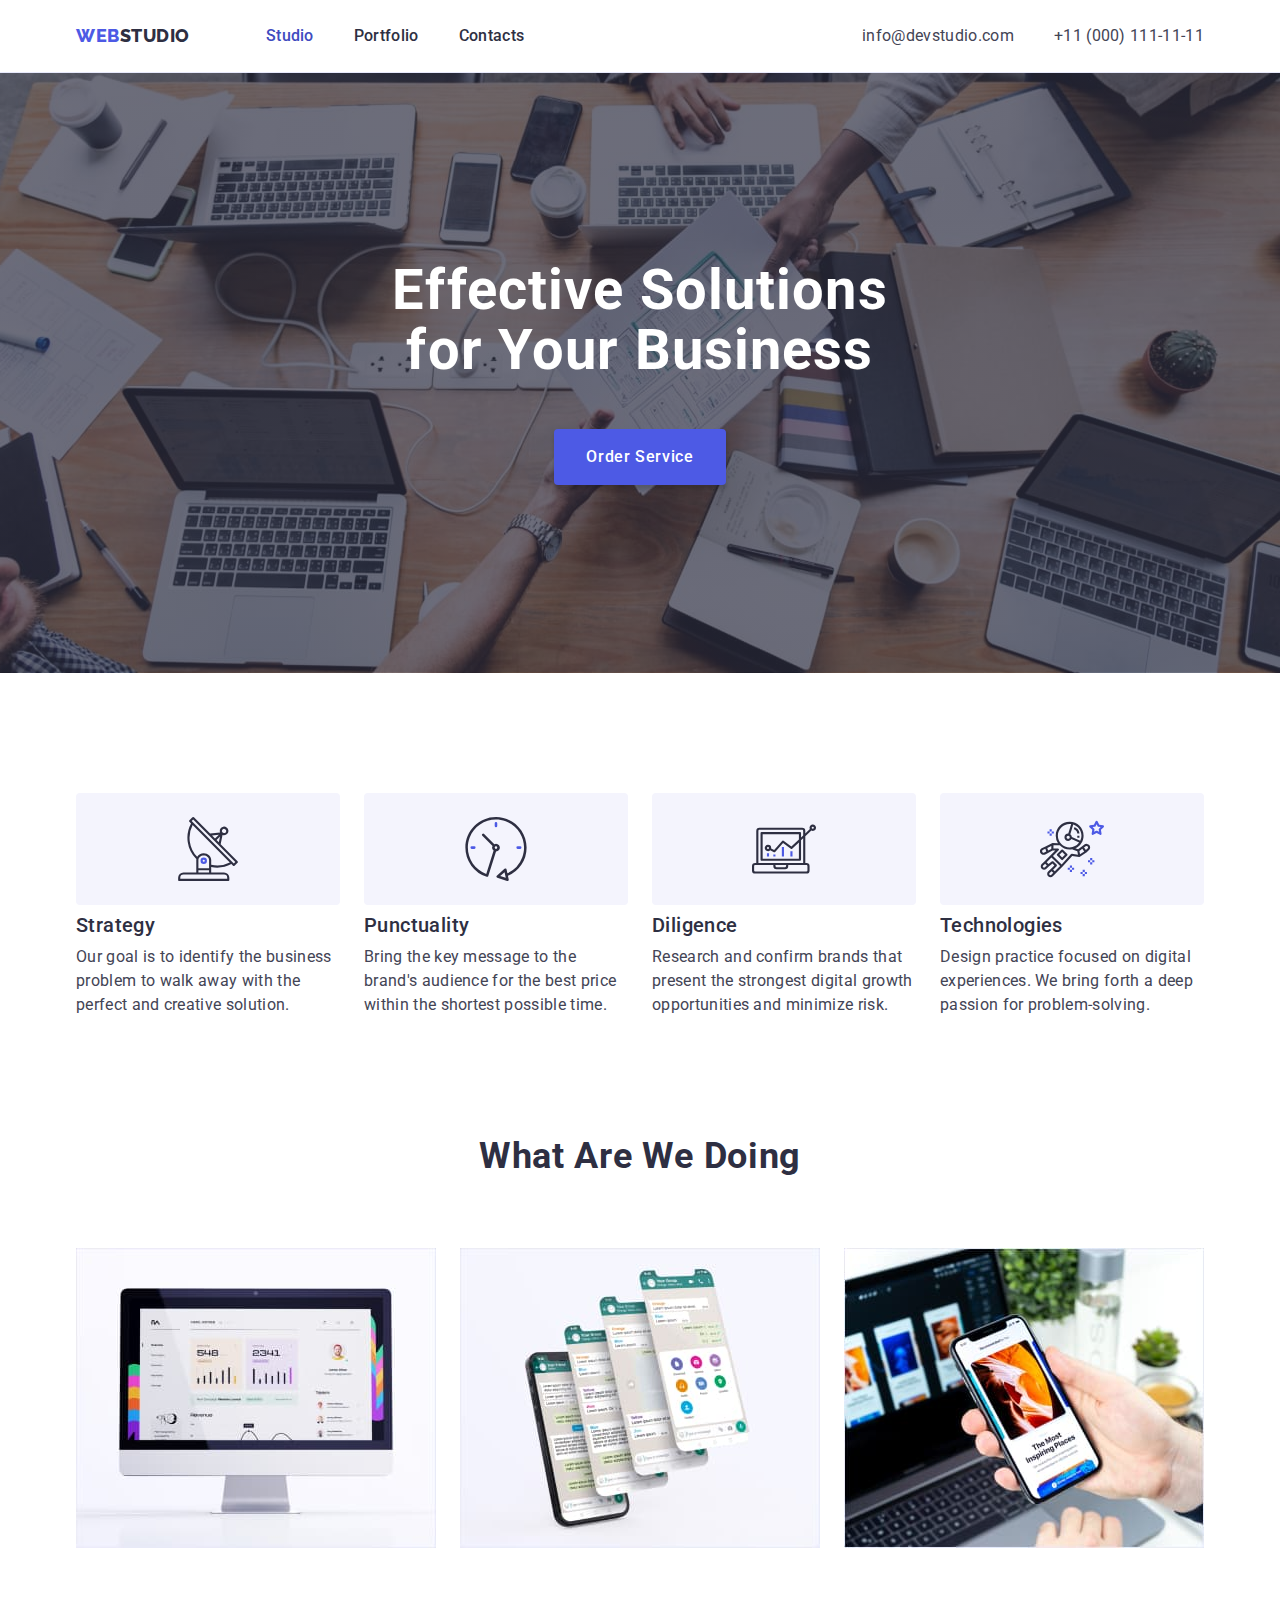
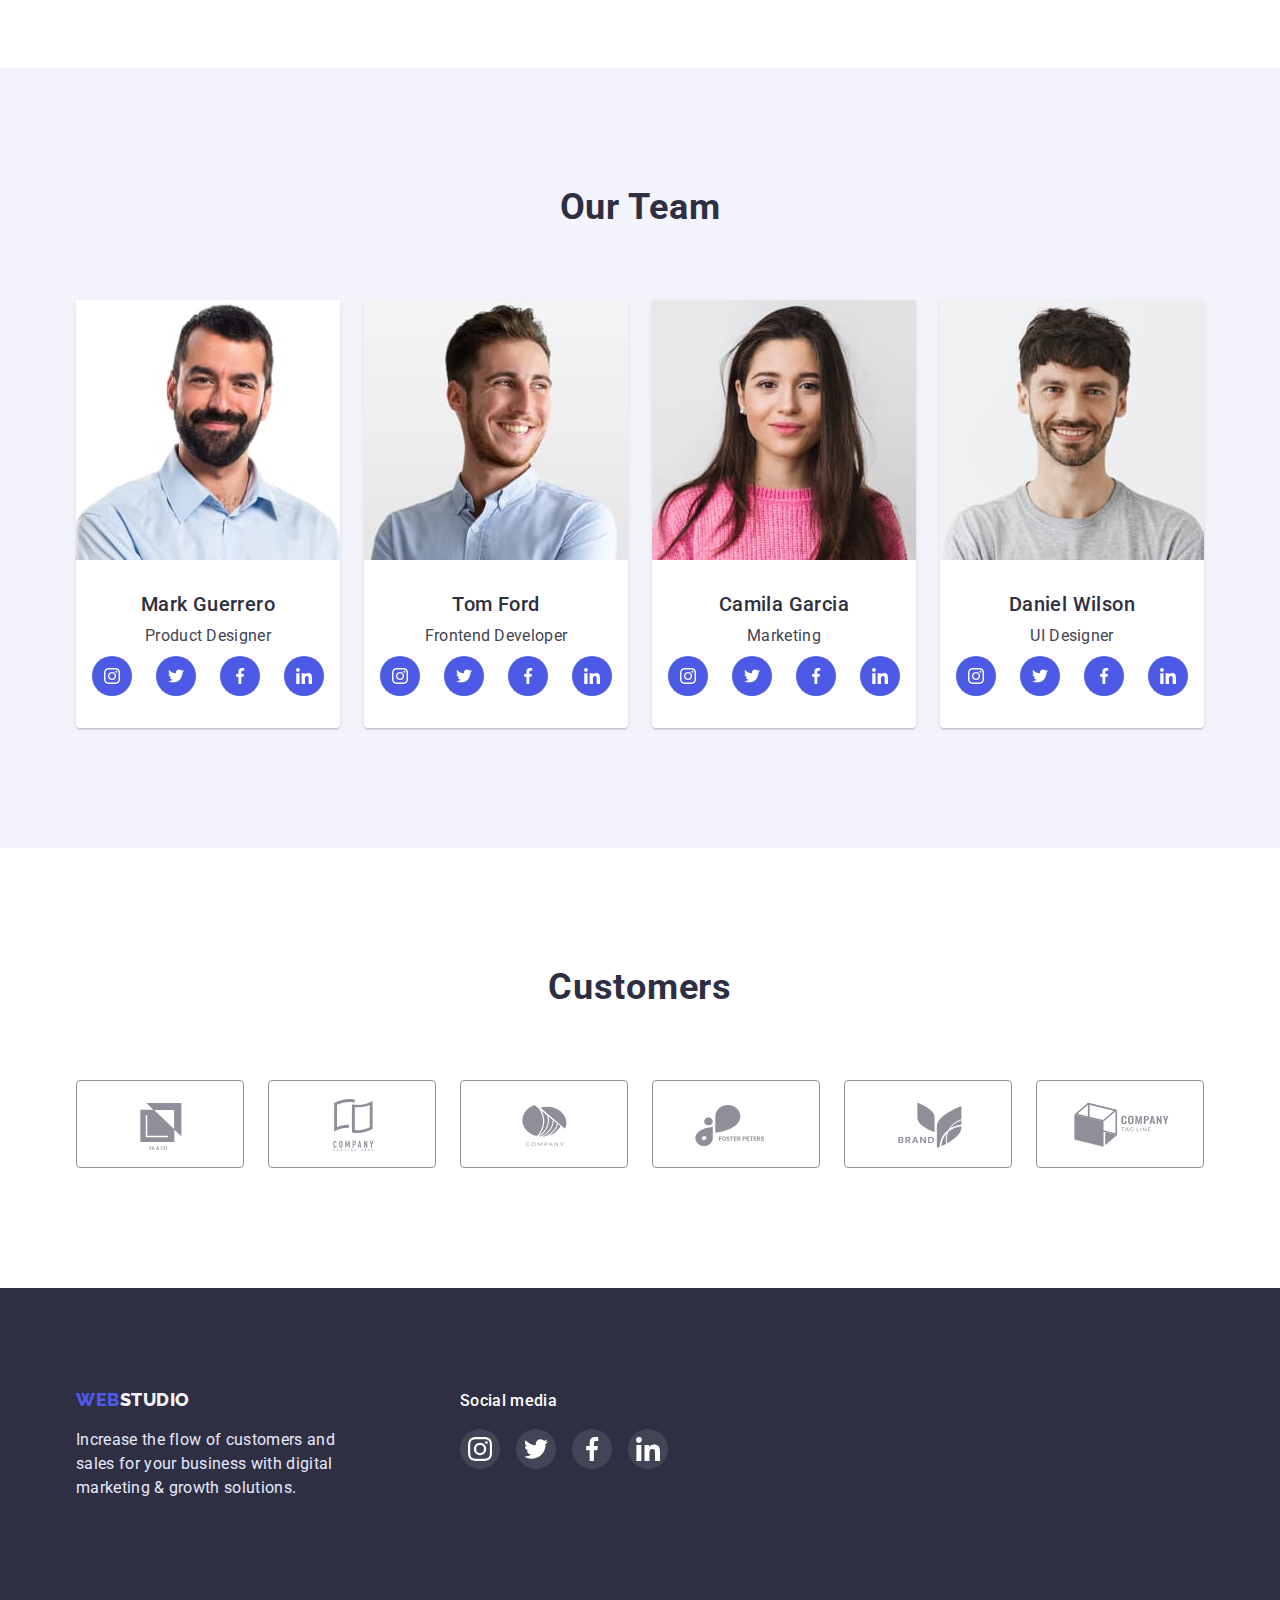
<file: index.html>
<!DOCTYPE html>
<html lang="en">
  <head>
    <meta charset="UTF-8" />
    <meta http-equiv="X-UA-Compatible" content="IE=edge" />
    <meta name="viewport" content="width=device-width, initial-scale=1.0" />
    <title>Main Page</title>
    <link rel="preconnect" href="https://fonts.googleapis.com" />
    <link rel="preconnect" href="https://fonts.gstatic.com" crossorigin />
    <link
      href="https://fonts.googleapis.com/css2?family=Raleway:wght@800&family=Roboto:wght@400;500;700;900&display=swap"
      rel="stylesheet"
    />
    <link
      rel="stylesheet"
      href="https://cdnjs.cloudflare.com/ajax/libs/modern-normalize/1.1.0/modern-normalize.min.css"
    />
    <link rel="stylesheet" href="./css/styles.css" />
  </head>
  <body>
    <!-- Header -->
    <header class="header-border">
      <div class="container main-nav">
        <nav class="header-navigation">
          <a href="./index.html" class="header-logo link">
            Web<span class="header-logo-studio">Studio</span>
          </a>
          <ul class="header-list list">
            <li class="header-item">
              <a class="header-link link current" href="">Studio</a>
            </li>
            <li class="header-item">
              <a class="header-link link" href="./portfolio.html">Portfolio</a>
            </li>
            <li class="header-item">
              <a class="header-link link" href="">Contacts</a>
            </li>
          </ul>
        </nav>
        <address class="adress">
          <ul class="adress-list list">
            <li class="adress-item">
              <a class="adress-link link" href="mailto:info@devstudio.com"
                >info@devstudio.com</a
              >
            </li>
            <li class="adress-item">
              <a class="adress-link link" href="tel:+110001111111"
                >+11 (000) 111-11-11</a
              >
            </li>
          </ul>
        </address>
      </div>
    </header>

    <main>
      <!-- Hero -->
      <section class="hero">
        <div class="container">
          <h1 class="hero-title">Effective Solutions for Your Business</h1>
          <button class="hero-btn" type="button">Order Service</button>
        </div>
      </section>

      <!--About us  -->
      <section class="about section">
        <div class="container">
          <h2 class="visually-hidden">About us</h2>
          <ul class="about-list list">
            <li class="about-item">
              <div class="about-icon-container">
                <svg class="about-icon" width="64" height="64">
                  <use href="./images/icon.svg#icon-antenna-1"></use>
                </svg>
              </div>
              <h3 class="about-title">Strategy</h3>
              <p class="about-text">
                Our goal is to identify the business problem to walk away with
                the perfect and creative solution.
              </p>
            </li>
            <li class="about-item">
              <div class="about-icon-container">
                <svg class="about-icon" width="64" height="64">
                  <use href="./images/icon.svg#icon-clock-1"></use>
                </svg>
              </div>
              <h3 class="about-title">Punctuality</h3>
              <p class="about-text">
                Bring the key message to the brand's audience for the best price
                within the shortest possible time.
              </p>
            </li>
            <li class="about-item">
              <div class="about-icon-container">
                <svg class="about-icon" width="64" height="64">
                  <use href="./images/icon.svg#icon-diagram-1"></use>
                </svg>
              </div>
              <h3 class="about-title">Diligence</h3>
              <p class="about-text">
                Research and confirm brands that present the strongest digital
                growth opportunities and minimize risk.
              </p>
            </li>
            <li class="about-item">
              <div class="about-icon-container">
                <svg class="about-icon" width="64" height="64">
                  <use href="./images/icon.svg#icon-astronaut-1"></use>
                </svg>
              </div>
              <h3 class="about-title">Technologies</h3>
              <p class="about-text">
                Design practice focused on digital experiences. We bring forth a
                deep passion for problem-solving.
              </p>
            </li>
          </ul>
        </div>
      </section>
      <!-- What are we doing -->
      <section class="doing">
        <div class="container">
          <h2 class="doing-title">What are we doing</h2>
          <ul class="doing-list list">
            <li class="doing-item">
              <img
                src="./images/img-pc.jpg"
                alt="Personal computer"
                width="360"
              />
            </li>
            <li class="doing-item">
              <img
                src="./images/img-phones.jpg"
                alt="Smartphones"
                width="360"
              />
            </li>
            <li class="doing-item">
              <img src="./images/img-phone.jpg" alt="Smartphone" width="360" />
            </li>
          </ul>
        </div>
      </section>
      <!--Our Team  -->
      <section class="team section">
        <div class="container">
          <h2 class="team-title">Our Team</h2>
          <ul class="team-list list">
            <li class="team-item">
              <img
                src="./images/img-team-1.jpg"
                alt="Mark Guerrero"
                width="264"
              />
              <div class="team-card">
                <h3 class="team-subtitle">Mark Guerrero</h3>
                <p class="team-text">Product Designer</p>
                <ul class="team-soc-list list">
                  <li class="team-soc-item">
                    <a class="team-soc-link link" href="">
                      <svg class="team-soc-icon" width="16" height="16">
                        <use href="./images/icon.svg#icon-instagram-2"></use>
                      </svg>
                    </a>
                  </li>
                  <li class="team-soc-item link">
                    <a class="team-soc-link" href=""
                      ><svg class="team-soc-icon" width="16" height="16">
                        <use href="./images/icon.svg#icon-twitter-1"></use>
                      </svg>
                    </a>
                  </li>
                  <li class="team-soc-item link">
                    <a class="team-soc-link" href=""
                      ><svg class="team-soc-icon" width="16" height="16">
                        <use href="./images/icon.svg#icon-facebook-1"></use>
                      </svg>
                    </a>
                  </li>
                  <li class="team-soc-item link">
                    <a class="team-soc-link" href=""
                      ><svg class="team-soc-icon" width="16" height="16">
                        <use href="./images/icon.svg#icon-linkedin-1"></use>
                      </svg>
                    </a>
                  </li>
                </ul>
              </div>
            </li>
            <li class="team-item">
              <img src="./images/img-team-2.jpg" alt="Tom Ford" width="264" />
              <div class="team-card">
                <h3 class="team-subtitle">Tom Ford</h3>
                <p class="team-text">Frontend Developer</p>
                <ul class="team-soc-list list">
                  <li class="team-soc-item">
                    <a class="team-soc-link link" href="">
                      <svg class="team-soc-icon" width="16" height="16">
                        <use href="./images/icon.svg#icon-instagram-2"></use>
                      </svg>
                    </a>
                  </li>
                  <li class="team-soc-item link">
                    <a class="team-soc-link" href=""
                      ><svg class="team-soc-icon" width="16" height="16">
                        <use href="./images/icon.svg#icon-twitter-1"></use>
                      </svg>
                    </a>
                  </li>
                  <li class="team-soc-item link">
                    <a class="team-soc-link" href=""
                      ><svg class="team-soc-icon" width="16" height="16">
                        <use href="./images/icon.svg#icon-facebook-1"></use>
                      </svg>
                    </a>
                  </li>
                  <li class="team-soc-item link">
                    <a class="team-soc-link" href=""
                      ><svg class="team-soc-icon" width="16" height="16">
                        <use href="./images/icon.svg#icon-linkedin-1"></use>
                      </svg>
                    </a>
                  </li>
                </ul>
              </div>
            </li>
            <li class="team-item">
              <img
                src="./images/img-team-3.jpg"
                alt="Camila Garcia"
                width="264"
              />
              <div class="team-card">
                <h3 class="team-subtitle">Camila Garcia</h3>
                <p class="team-text">Marketing</p>
                <ul class="team-soc-list list">
                  <li class="team-soc-item">
                    <a class="team-soc-link link" href="">
                      <svg class="team-soc-icon" width="16" height="16">
                        <use href="./images/icon.svg#icon-instagram-2"></use>
                      </svg>
                    </a>
                  </li>
                  <li class="team-soc-item link">
                    <a class="team-soc-link" href=""
                      ><svg class="team-soc-icon" width="16" height="16">
                        <use href="./images/icon.svg#icon-twitter-1"></use>
                      </svg>
                    </a>
                  </li>
                  <li class="team-soc-item link">
                    <a class="team-soc-link" href=""
                      ><svg class="team-soc-icon" width="16" height="16">
                        <use href="./images/icon.svg#icon-facebook-1"></use>
                      </svg>
                    </a>
                  </li>
                  <li class="team-soc-item link">
                    <a class="team-soc-link" href=""
                      ><svg class="team-soc-icon" width="16" height="16">
                        <use href="./images/icon.svg#icon-linkedin-1"></use>
                      </svg>
                    </a>
                  </li>
                </ul>
              </div>
            </li>
            <li class="team-item">
              <img
                src="./images/img-team-4.jpg"
                alt="Daniel Wilson"
                width="264"
              />
              <div class="team-card">
                <h3 class="team-subtitle">Daniel Wilson</h3>
                <p class="team-text">UI Designer</p>
                <ul class="team-soc-list list">
                  <li class="team-soc-item">
                    <a class="team-soc-link link" href="">
                      <svg class="team-soc-icon" width="16" height="16">
                        <use href="./images/icon.svg#icon-instagram-2"></use>
                      </svg>
                    </a>
                  </li>
                  <li class="team-soc-item link">
                    <a class="team-soc-link" href=""
                      ><svg class="team-soc-icon" width="16" height="16">
                        <use href="./images/icon.svg#icon-twitter-1"></use>
                      </svg>
                    </a>
                  </li>
                  <li class="team-soc-item link">
                    <a class="team-soc-link" href=""
                      ><svg class="team-soc-icon" width="16" height="16">
                        <use href="./images/icon.svg#icon-facebook-1"></use>
                      </svg>
                    </a>
                  </li>
                  <li class="team-soc-item link">
                    <a class="team-soc-link" href=""
                      ><svg class="team-soc-icon" width="16" height="16">
                        <use href="./images/icon.svg#icon-linkedin-1"></use>
                      </svg>
                    </a>
                  </li>
                </ul>
              </div>
            </li>
          </ul>
        </div>
      </section>
      <!-- Customers -->
      <section class="customers section">
        <div class="container">
          <h2 class="customers-title">Customers</h2>
          <ul class="customers-list list">
            <li class="customers-item">
              <a class="customers-link" href="">
                <svg class="customers-icon" width="104" height="56">
                  <use
                    href="./images/icon.svg#icon-f1"
                    width="104"
                    height="56"
                  ></use>
                </svg>
              </a>
            </li>
            <li class="customers-item">
              <a class="customers-link" href="">
                <svg class="customers-icon" width="104" height="56">
                  <use
                    href="./images/icon.svg#icon-f2"
                    width="104"
                    height="56"
                  ></use>
                </svg>
              </a>
            </li>
            <li class="customers-item">
              <a class="customers-link" href="">
                <svg class="customers-icon" width="104" height="56">
                  <use
                    href="./images/icon.svg#icon-f3"
                    width="104"
                    height="56"
                  ></use>
                </svg>
              </a>
            </li>
            <li class="customers-item">
              <a class="customers-link" href="">
                <svg class="customers-icon" width="104" height="56">
                  <use
                    href="./images/icon.svg#icon-f4"
                    width="104"
                    height="56"
                  ></use>
                </svg>
              </a>
            </li>
            <li class="customers-item">
              <a class="customers-link" href="">
                <svg class="customers-icon" width="104" height="56">
                  <use
                    href="./images/icon.svg#icon-f5"
                    width="104"
                    height="56"
                  ></use>
                </svg>
              </a>
            </li>
            <li class="customers-item">
              <a class="customers-link" href="">
                <svg class="customers-icon" width="104" height="56">
                  <use
                    href="./images/icon.svg#icon-f6"
                    width="104"
                    height="56"
                  ></use>
                </svg>
              </a>
            </li>
          </ul>
        </div>
      </section>
    </main>

    <!-- Footer -->
    <footer class="footer">
      <div class="container footer-df">
        <div>
          <a href="./index.html" class="header-logo link">
            Web<span class="footer-logo-studio">Studio</span>
          </a>
          <p class="footer-text">
            Increase the flow of customers and sales for your business with
            digital marketing & growth solutions.
          </p>
        </div>
        <div class="socials-footer">
          <p class="footer-title">Social media</p>
          <ul class="footer-soc-list list">
            <li class="footer-soc-item">
              <a class="footer-soc-link link" href=""
                ><svg class="footer-soc-icon" width="24" height="24">
                  <use href="./images/icon.svg#icon-instagram-2"></use></svg
              ></a>
            </li>
            <li class="footer-soc-item link">
              <a class="footer-soc-link" href=""
                ><svg class="footer-soc-icon" width="24" height="24">
                  <use href="./images/icon.svg#icon-twitter-1"></use></svg
              ></a>
            </li>
            <li class="footer-soc-item link">
              <a class="footer-soc-link" href=""
                ><svg class="footer-soc-icon" width="24" height="24">
                  <use href="./images/icon.svg#icon-facebook-1"></use></svg
              ></a>
            </li>
            <li class="footer-soc-item link">
              <a class="footer-soc-link" href=""
                ><svg class="footer-soc-icon" width="24" height="24">
                  <use href="./images/icon.svg#icon-linkedin-1"></use></svg
              ></a>
            </li>
          </ul>
        </div>
      </div>
    </footer>
  </body>
</html>
</file>
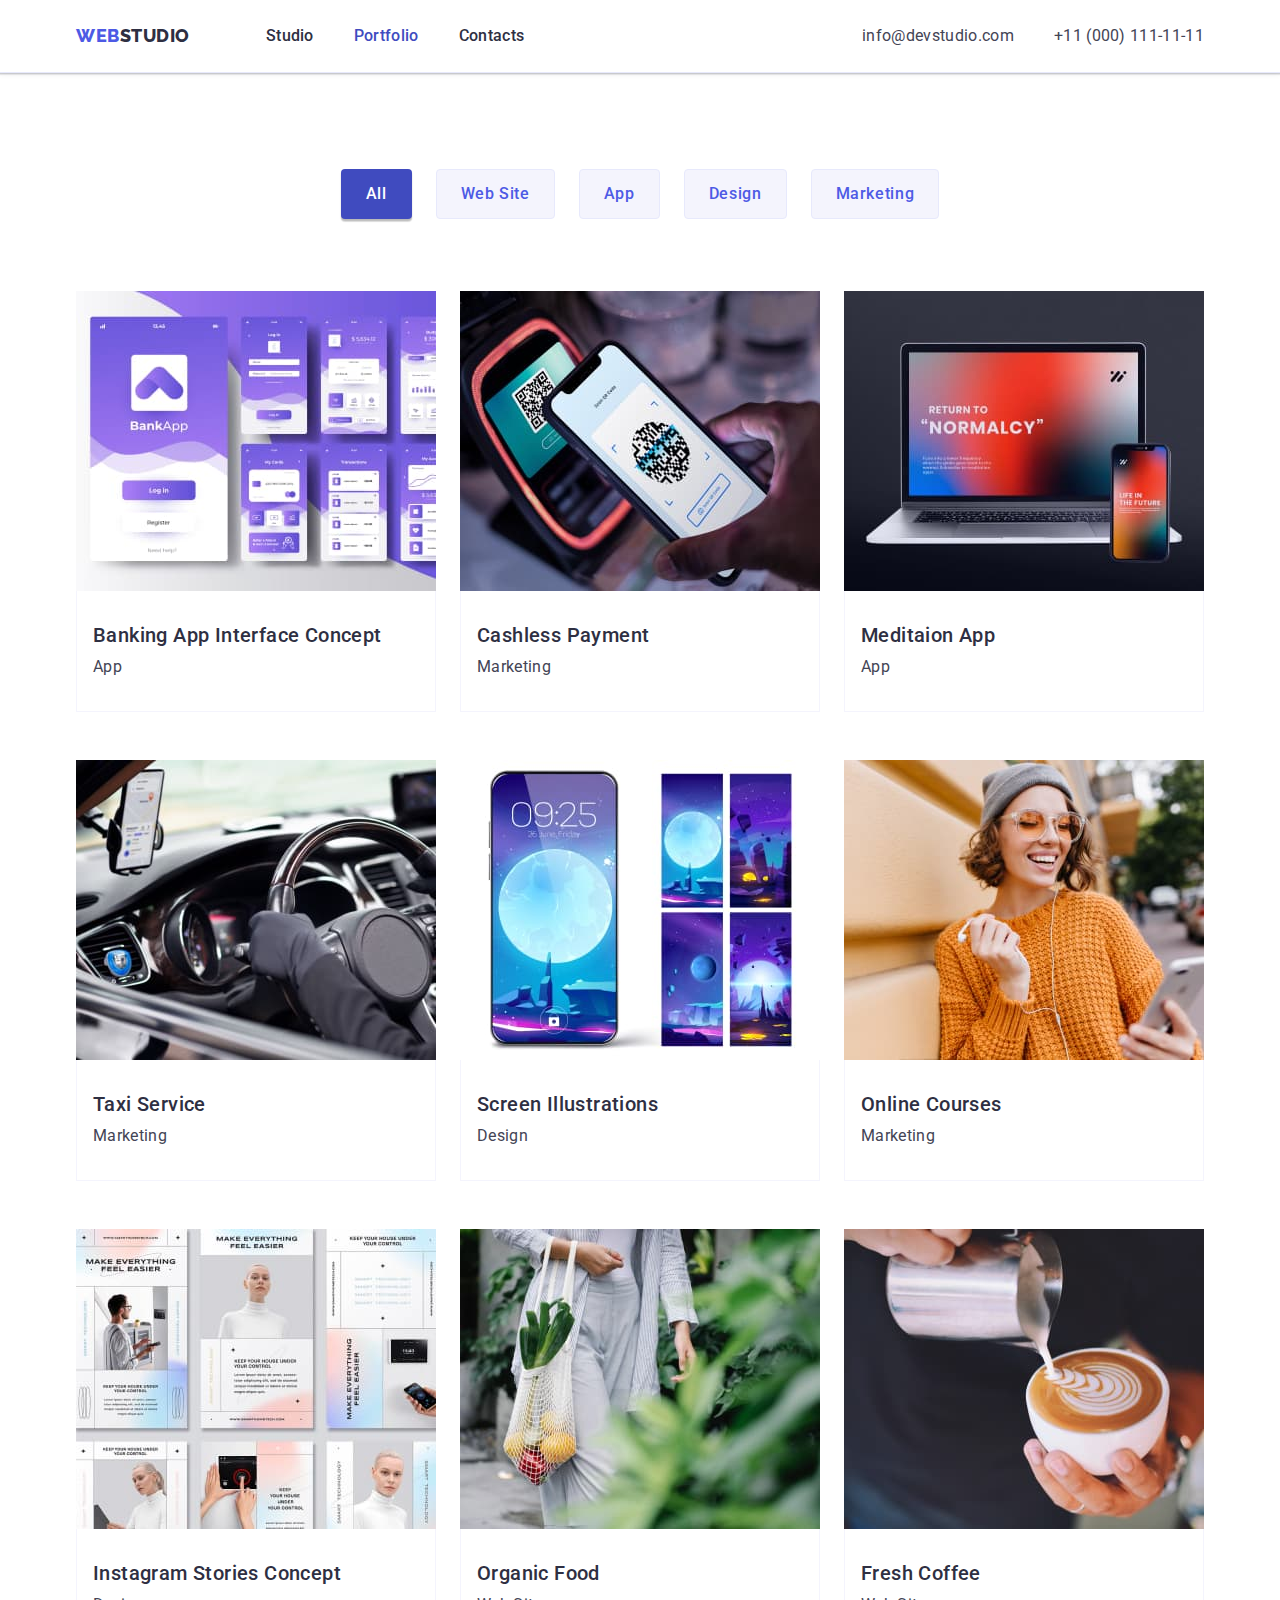
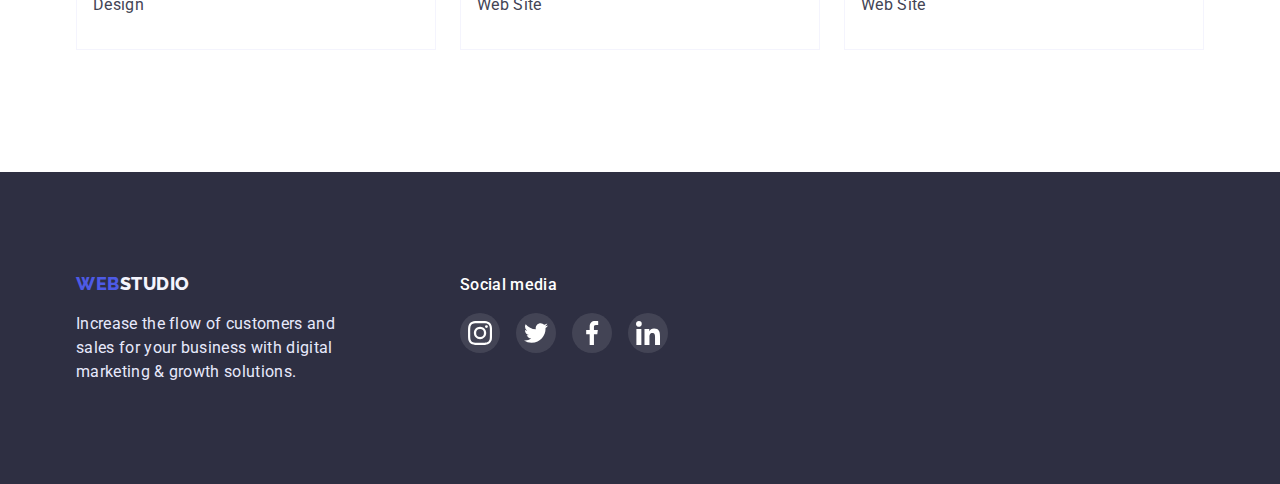
<file: portfolio.html>
<!DOCTYPE html>
<html lang="en">
  <head>
    <meta charset="UTF-8" />
    <meta http-equiv="X-UA-Compatible" content="IE=edge" />
    <meta name="viewport" content="width=device-width, initial-scale=1.0" />
    <title>Portfolio</title>
    <link rel="preconnect" href="https://fonts.googleapis.com" />
    <link rel="preconnect" href="https://fonts.gstatic.com" crossorigin />
    <link
      href="https://fonts.googleapis.com/css2?family=Raleway:wght@800&family=Roboto:wght@400;500;700;900&display=swap"
      rel="stylesheet"
    />
    <link
      rel="stylesheet"
      href="https://cdnjs.cloudflare.com/ajax/libs/modern-normalize/1.1.0/modern-normalize.min.css"
    />
    <link rel="stylesheet" href="./css/styles.css" />
  </head>
  <body>
    <!-- Header -->
    <header class="header-border">
      <div class="container main-nav">
        <nav class="header-navigation">
          <a href="./index.html" class="header-logo link">
            Web<span class="header-logo-studio">Studio</span>
          </a>
          <ul class="header-list list">
            <li class="header-item">
              <a class="header-link link" href="./index.html">Studio</a>
            </li>
            <li class="header-item">
              <a class="header-link link current" href="">Portfolio</a>
            </li>
            <li class="header-item">
              <a class="header-link link" href="">Contacts</a>
            </li>
          </ul>
        </nav>
        <address class="adress">
          <ul class="adress-list list">
            <li class="adress-item">
              <a class="adress-link link" href="mailto:info@devstudio.com"
                >info@devstudio.com</a
              >
            </li>
            <li class="adress-item">
              <a class="adress-link link" href="tel:+110001111111"
                >+11 (000) 111-11-11</a
              >
            </li>
          </ul>
        </address>
      </div>
    </header>

    <main>
      <!-- All examples -->
      <section class="examples">
        <div class="container">
          <h1 class="visually-hidden">Examples of work</h1>
          <ul class="filters-list list">
            <li class="filters-item">
              <button type="button" class="filters-btn current">All</button>
            </li>
            <li class="filters-item">
              <button type="button" class="filters-btn">Web Site</button>
            </li>
            <li class="filters-item">
              <button type="button" class="filters-btn">App</button>
            </li>
            <li class="filters-item">
              <button type="button" class="filters-btn">Design</button>
            </li>
            <li class="filters-item">
              <button type="button" class="filters-btn">Marketing</button>
            </li>
          </ul>
          <!-- Row 1 -->
          <ul class="examples-list list">
            <li class="examples-item">
              <a class="examples-link link" href="">
                <img src="./images/row1-img1.jpg" alt="Banking" width="360" />
                <div class="card-content">
                  <h2 class="examples-title">Banking App Interface Concept</h2>
                  <p class="examples-text">App</p>
                </div>
              </a>
            </li>
            <li class="examples-item">
              <a class="examples-link link" href="">
                <img src="./images/row1-img2.jpg" alt="Cashless" width="360" />
                <div class="card-content">
                  <h2 class="examples-title">Cashless Payment</h2>
                  <p class="examples-text">Marketing</p>
                </div>
              </a>
            </li>
            <li class="examples-item">
              <a class="examples-link link" href="">
                <img src="./images/row1-img3.jpg" alt="Meditaion" width="360" />
                <div class="card-content">
                  <h2 class="examples-title">Meditaion App</h2>
                  <p class="examples-text">App</p>
                </div>
              </a>
            </li>
            <!-- Row 2 -->
            <li class="examples-item">
              <a class="examples-link link" href="">
                <img src="./images/row2-img1.jpg" alt="Taxi" width="360" />
                <div class="card-content">
                  <h2 class="examples-title">Taxi Service</h2>
                  <p class="examples-text">Marketing</p>
                </div>
              </a>
            </li>
            <li class="examples-item">
              <a class="examples-link link" href="">
                <img src="./images/row2-img2.jpg" alt="Screen" width="360" />
                <div class="card-content">
                  <h2 class="examples-title">Screen Illustrations</h2>
                  <p class="examples-text">Design</p>
                </div>
              </a>
            </li>
            <li class="examples-item">
              <a class="examples-link link" href="">
                <img src="./images/row2-img3.jpg" alt="Online" width="360" />
                <div class="card-content">
                  <h2 class="examples-title">Online Courses</h2>
                  <p class="examples-text">Marketing</p>
                </div>
              </a>
            </li>
            <!-- Row 3 -->
            <li class="examples-item">
              <a class="examples-link link" href="">
                <img src="./images/row3-img1.jpg" alt="Instagram" width="360" />
                <div class="card-content">
                  <h2 class="examples-title">Instagram Stories Concept</h2>
                  <p class="examples-text">Design</p>
                </div>
              </a>
            </li>
            <li class="examples-item">
              <a class="examples-link link" href="">
                <img src="./images/row3-img2.jpg" alt="Organic" width="360" />
                <div class="card-content">
                  <h2 class="examples-title">Organic Food</h2>
                  <p class="examples-text">Web Site</p>
                </div>
              </a>
            </li>
            <li class="examples-item">
              <a class="examples-link link" href="">
                <img src="./images/row3-img3.jpg" alt="Fresh" width="360" />
                <div class="card-content">
                  <h2 class="examples-title">Fresh Coffee</h2>
                  <p class="examples-text">Web Site</p>
                </div>
              </a>
            </li>
          </ul>
        </div>
      </section>
    </main>
    <!-- Footer -->
    <footer class="footer">
      <div class="container footer-df">
        <div>
          <a href="./index.html" class="header-logo link">
            Web<span class="footer-logo-studio">Studio</span>
          </a>
          <p class="footer-text">
            Increase the flow of customers and sales for your business with
            digital marketing & growth solutions.
          </p>
        </div>
        <div class="socials-footer">
          <p class="footer-title">Social media</p>
          <ul class="footer-soc-list list">
            <li class="footer-soc-item">
              <a class="footer-soc-link link" href=""
                ><svg class="footer-soc-icon" width="24" height="24">
                  <use href="./images/icon.svg#icon-instagram-2"></use></svg
              ></a>
            </li>
            <li class="footer-soc-item link">
              <a class="footer-soc-link" href=""
                ><svg class="footer-soc-icon" width="24" height="24">
                  <use href="./images/icon.svg#icon-twitter-1"></use></svg
              ></a>
            </li>
            <li class="footer-soc-item link">
              <a class="footer-soc-link" href=""
                ><svg class="footer-soc-icon" width="24" height="24">
                  <use href="./images/icon.svg#icon-facebook-1"></use></svg
              ></a>
            </li>
            <li class="footer-soc-item link">
              <a class="footer-soc-link" href=""
                ><svg class="footer-soc-icon" width="24" height="24">
                  <use href="./images/icon.svg#icon-linkedin-1"></use></svg
              ></a>
            </li>
          </ul>
        </div>
      </div>
    </footer>
  </body>
</html>
</file>
<file: css/styles.css>
:root{
--main-color-title: #FFFFFF;
--secondary-color-title: #2E2F42;
--main-color-text: #434455;
--secondary-color-text:#E7E9FC;
--btn-color: #4d5ae5;
--active-color: #404bbf;
--secondary-bgc: #f4f4fd;
--btn-bg: rgba(255, 255, 255, 0.1);
--company-border: #8e8f99;
}

body{
    font-family: 'Roboto', sans-serif;
    background-color: var(--main-color-title);
    color: var(--main-color-text);
}

.link{
    text-decoration: none;
    color: inherit;
}
.list{
    list-style: none;
    margin: 0;
    padding: 0;
}
.visually-hidden {
    position: absolute;
    white-space: nowrap;
    width: 1px;
    height: 1px;
    overflow: hidden;
    border: 0;
    padding: 0;
    clip: rect(0 0 0 0);
    clip-path: inset(50%);
    margin: -1px;
 }

  img {
  display: block;
  width: 100%;
  height: auto;
}
 
 .container{
  margin-left: auto;
  margin-right: auto;
  width: 1158px;
  padding-left: 15px;
  padding-right: 15px;
}

ul {
  margin: 0;
  padding: 0;
}

h1,h2,h3,h4,h5,h6,p {
  margin: 0;
}

.section{
padding-top: 120px;
padding-bottom: 120px;
}

/* Header */
.header-border{
  border-bottom: 1px solid var(--secondary-color-text);
  box-shadow: 0px 2px 1px rgba(46, 47, 66, 0.08), 0px 1px 1px rgba(46, 47, 66, 0.16), 0px 1px 6px rgba(46, 47, 66, 0.08);
}
.main-nav{
  display: flex;
  align-items: center;
}
.header-navigation {
  display: flex;
  align-items: center;
}
.header-logo {
padding-top: 24px;
padding-bottom: 24px;
font-family: 'Raleway', sans-serif;
font-weight: 800;
font-size: 18px;
line-height: 1.33;
letter-spacing: 0.03em;
text-transform: uppercase;
color: var(--btn-color);
}
.header-logo-studio {
color: var(--secondary-color-title);
}
.header-list {
  display: flex; 
  margin-left: 76px; 
}
.header-list .header-item{
/* outline: 1px solid tomato; */
}
.header-list .header-item:not(:last-child){
  margin-right: 40px;
  }

.header-item {
}
.header-link {
display: block;
padding-top: 24px;
padding-bottom: 24px;

font-weight: 500;
font-size: 16px;
line-height: 1.5;
letter-spacing: 0.02em;
color: var(--secondary-color-title);
}
.header-link:hover,
.header-link:focus,
.header-link.current {
color: var(--active-color);
}
.adress{
  font-style: normal; 
  margin-left: auto;
}
.adress-list {
  display: flex;  
}
.adress-list .adress-item{
  /* outline: 1px solid tomato; */
  }
  .adress-list .adress-item:not(:last-child){
    margin-right: 40px;
    }
.adress-link {
  display: block;
  padding-top: 24px;
  padding-bottom: 24px;
    font-size: 16px;
    line-height: 1.5;
    letter-spacing: 0.02em;
    color: inherit;
  }
  
  .adress-link:hover,
  .adress-link:focus {
    color: var(--active-color);
  }

/* Main */
.hero {
  max-width: 1440px;
  margin-left: auto;
  margin-right: auto;
  padding-top: 188px;
  padding-bottom: 188px;
  text-align: center;
  background-color: var(--secondary-color-title);
  background-image: linear-gradient(
    rgba(46, 47, 66, 0.7),
    rgba(46, 47, 66, 0.7)
  ),
  url('../images/people-office1.jpg');
  background-repeat: no-repeat;
  background-position: center;
  background-size: cover;
}
.hero-title {
  margin-right: auto;
  margin-left: auto;
margin-top: 0;
margin-bottom: 48px;
width: 500px;
font-size: 56px;
line-height: 1.07;
letter-spacing: 0.02em;
color: var(--main-color-title);
}
.hero-btn {
display: inline-block;
border-radius: 4px;
padding: 16px 32px;
min-width: 169px;
font-family: inherit;
cursor: pointer;
font-weight: 500;
font-size: 16px;
line-height: 1.5;
letter-spacing: 0.04em;
color: var(--main-color-title);
background: var(--btn-color);
text-align: center;
border: 0 solid transparent;
box-shadow: 0px 4px 4px rgba(0, 0, 0, 0.15);
}
.hero-btn:hover,
.hero-btn:focus {
  background-color: var(--active-color);
}
.about {
}
.about-list {
  display: flex;
  gap: 24px;
}
.about-list .about-item{
  /* outline: 1px solid tomato; */
}
.about-list .about-item:not(:last-child){
  /* margin-right: 24px; */
  }
.about-item {
  width: 264px;
}
.about-icon-container {
  display: flex;
  height: 112px;
  justify-content: center;
  align-items: center;  
  margin-bottom: 8px;
  background-color: var(--secondary-bgc);
  border-radius: 4px;
}
.about-icon {
  fill: var(--secondary-color-title);
}
.about-title {
  margin-top: 0;
  margin-bottom: 8px;
font-weight: 500;
font-size: 20px;
line-height: 1.2;
letter-spacing: 0.02em;
color: var(--secondary-color-title);
}
.about-text {
  margin-top: 0;
  margin-bottom: 0;
font-size: 16px;
line-height: 1.5;
letter-spacing: 0.02em;
color: inherit;
}
.doing {
  margin-bottom: 120px;
}
.doing-title {
  margin-top: 0;
  margin-bottom: 72px;
font-size: 36px;
line-height: 1.1;
text-align: center;
letter-spacing: 0.02em;
text-transform: capitalize;
color: var(--secondary-color-title);
}
.doing-list {
  display: flex;
}
.doing-list .doing-item{
  /* outline: 1px solid tomato; */
  }
  .doing-list .doing-item:not(:last-child){
    margin-right: 24px;
    }
.doing-item {
  width: 360px;
}
.team {
background-color: var(--secondary-bgc);
}
.team-title {
  margin-top: 0;
  margin-bottom: 72px;
font-size: 36px;
line-height: 1.1;
text-align: center;
letter-spacing: 0.02em;
text-transform: capitalize;
color: var(--secondary-color-title);
}
.team-list {
  display: flex;
  gap: 24px;
}
.team-list .team-item{
  /* outline: 1px solid tomato; */
  }
.team-list .team-item:not(:last-child){
    /* margin-right: 24px; */
    }
.team-item {  
  width: calc((100% - 72px) / 4);  
  background-color: var(--main-color-title);
  border-radius: 0px 0px 4px 4px;
  box-shadow: 0px 1px 6px rgba(46, 47, 66, 0.08),
    0px 1px 1px rgba(46, 47, 66, 0.16), 0px 2px 1px rgba(46, 47, 66, 0.08);
}

.team-card{
  padding-top: 32px;
  padding-bottom: 32px;
  padding-left: 16px;
  padding-right: 16px;
}
.team-subtitle {
margin-bottom: 8px;
font-weight: 500;
font-size: 20px;
line-height: 1.2;
text-align: center;
letter-spacing: 0.02em;
color: var(--secondary-color-title);
}
.team-text {
  margin-top: 0;
  margin-bottom: 8px;
font-size: 16px;
line-height: 1.5;
text-align: center;
letter-spacing: 0.02em;
color: inherit;
}
.team-soc-list {
  display: flex;
  gap: 24px;
  justify-content: center;
}

.team-soc-item {
  width: 40px;
  height: 40px;
  display: flex;
}
.team-soc-link {
  width: 100%;
  height: 100%;
  background-color: var(--btn-color);
  border-radius: 50%;
  display: flex;
  align-items: center;
  justify-content: center;
}
.team-soc-link:is(:hover, :focus) {
  background-color: var(--active-color);
}

.team-soc-icon {
  fill: var(--main-color-title);
}
/* Customers */
.customers {
}
.customers-title {
font-size: 36px;
line-height: 1.1;
text-align: center;
letter-spacing: 0.02em;
text-transform: capitalize;
color: var(--secondary-color-title);
margin-bottom: 72px;
}
.customers-list {
  display: flex;
  gap: 24px;
  justify-content: center;
}
.customers-item {
  height: 88px;
  width: calc((100% - 120px) / 6);
}
.customers-link {
  display: flex;
  justify-content: center;
  align-items: center;
  width: 100%;
  height: 100%;
  border: 1px solid var(--company-border);
  border-radius: 4px;
  color: var(--company-border);
}
.customers-icon {
  fill: currentColor;
}
.customers-link:is(:hover, :focus) {
  border-color: var(--active-color);
  color: var(--active-color);
}
/* Footer */
.footer {
background-color: var(--secondary-color-title);
padding-top: 100px;
padding-bottom: 100px;
}
.footer-df {
  display: flex;
  align-items: baseline;
}
.footer-text {
  width: 264px;
  margin-top: 16px;  
font-size: 16px;
line-height: 1.5;
letter-spacing: 0.02em;
color: var(--secondary-color-text);
}
.footer-soc-list {
  display: flex;
  gap: 16px;
}

.footer-soc-item {
  width: 40px;
  height: 40px;
}
.footer-soc-link {
  width: 100%;
  height: 100%;
  background-color: var(--btn-bg);
  border-radius: 50%;
  display: flex;
  align-items: center;
  justify-content: center;
}
.footer-soc-link:is(:hover, :focus) {
  background-color: #31d0aa;
}
.footer-soc-icon {
  fill: var(--main-color-title);
}
.socials-footer {
  margin-left: 120px;
}
.footer-title {
  font-weight: 500;
  font-size: 16px;
  line-height: 1.5;
  letter-spacing: 0.02em;
  color: var(--main-color-title);
  margin-bottom: 16px;
}
.footer-logo-studio{
color: var(--secondary-bgc);
}

.examples {
  padding-top: 96px;
  padding-bottom: 122px;
}
.filters-list {
  display: flex;
  margin-bottom: 72px;
  justify-content: center;
}
.filters-list .filters-item{
  /* outline: 1px solid tomato;   */
}
.filters-list .filters-item:not(:last-child){
  margin-right: 24px;
}
.filters-btn {
display: inline-block;
border-radius: 4px;  
padding: 12px 24px;
border: 1px solid #E7E9FC;
font-family: inherit;
cursor: pointer;
font-weight: 500;
font-size: 16px;
line-height: 1.5;
text-align: center;
letter-spacing: 0.04em;
color: var(--btn-color);
background-color: var(--secondary-bgc);
}
.filters-btn:hover,
.filters-btn:focus,
.filters-btn.current{
    background-color: var(--active-color);
    color: var(--main-color-title);
    border-color: transparent;
    box-shadow: 0px 3px 1px rgba(0, 0, 0, 0.1), 0px 2px 1px rgba(0, 0, 0, 0.08), 0px 2px 2px rgba(0, 0, 0, 0.12);
}
.examples-list{
  display: flex;
  flex-wrap: wrap;
  row-gap: 48px;
  column-gap: 24px;
}
.examples-list .examples-item{
  /* outline: 1px solid tomato;   */
}
.examples-item{
  width: 360px;
}
.examples-item:nth-child(3n){
margin-right: 0;
}
.examples-item:nth-last-child(-n+3){
  margin-bottom: 0;
}
.examples-item:hover,
.examples-item:focus {
  box-shadow: 0px 1px 6px rgba(46, 47, 66, 0.08),
    0px 1px 1px rgba(46, 47, 66, 0.16), 0px 2px 1px rgba(46, 47, 66, 0.08);
  cursor: pointer;
}
.examples-title{
margin-bottom: 8px;
font-weight: 500;
font-size: 20px;
line-height: 1.2;
letter-spacing: 0.02em;
color: var(--secondary-color-title);
}
.examples-text{
font-size: 16px;
line-height: 1.5;
letter-spacing: 0.02em;
}
.card-content{
  padding-top: 32px;
  padding-bottom: 32px;
  padding-left: 16px;
  padding-right: 16px;
  border-left: 1px solid var(--secondary-bgc);
  border-right: 1px solid var(--secondary-bgc);
  border-bottom: 1px solid var(--secondary-bgc);
}
.examples-link:is(:hover, :focus) {
  box-shadow: 0px 1px 6px rgba(46, 47, 66, 0.08),
    0px 1px 1px rgba(46, 47, 66, 0.16), 0px 2px 1px rgba(46, 47, 66, 0.08);
}
</file>
